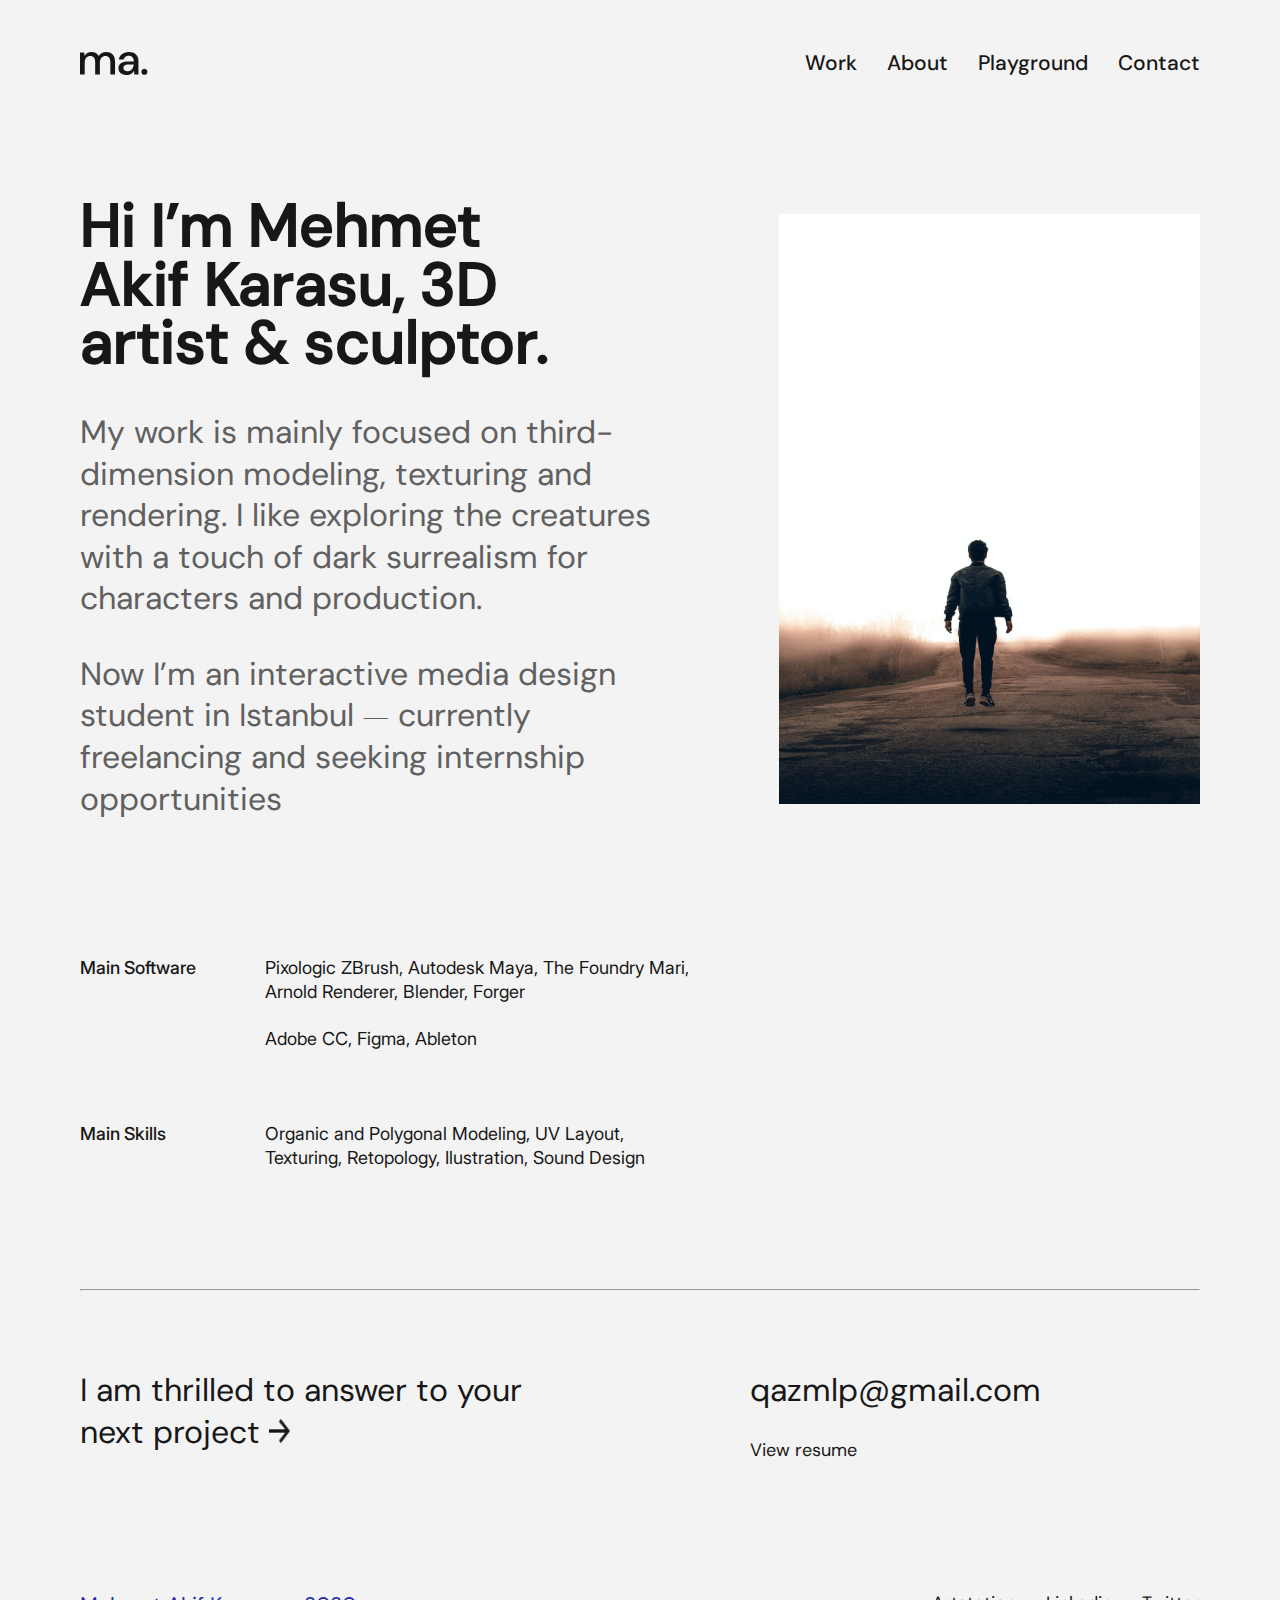
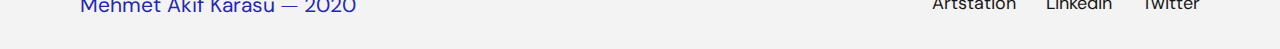
<file: index.html>
<!DOCTYPE html>
<html lang="en">

<head>
    <meta charset="UTF-8">
    <meta name="viewport" content="width=device-width, initial-scale=1.0">
    <title>MA</title>
    <link rel="stylesheet" href="css/style.css">
</head>
<body class="body">

    <header class="header">
        <div class="container">
            <div class="header__inner">
                <img src="images/Site-logo.svg">
                <nav class="header__nav">
                    <ul class="header__list">
                        <li>
                            <a class="header__link" href="#">Work</a>
                        </li>
                        <li>
                            <a class="header__link" href="#">About</a>
                        </li>
                        <li>
                            <a class="header__link" href="#">Playground</a>
                        </li>
                        <li>
                            <a class="header__link" href="#">Contact</a>
                        </li>
                    </ul>
                </nav>

                <div class="menu-btn">
                    <div class="menu-btn__burger"></div>
                </div>
            </div>
        </div>

        <nav class="header__mobile">
            <ul class="header__list-mobile">
                <li>
                    <a class="header__link" href="http://127.0.0.1:5500/cases.html">Work</a>
                </li>
                <li>
                    <a class="header__link" href="#">About</a>
                </li>
                <li>
                    <a class="header__link" href="#">Playgrgound</a>
                </li>
                <li>
                    <a class="header__link" href="#">Contact</a>
                </li>
            </ul>
        </nav>
    </header>



    <section class="home">
        <div class="container">
            <div class="home__inner">
                <div class="home__content">
                    <h1 class="home__title">
                        Hi I’m Mehmet Akif Karasu, 3D artist & sculptor.
                    </h1>
                    <p class="home__text">
                        My work is mainly focused on third-dimension modeling, texturing and rendering. I like exploring
                        the creatures with a
                        touch of dark surrealism for characters and production.
                    </p>
                    <p class="home__text">
                        Now I’m an interactive media design student in Istanbul ⏤ currently freelancing and seeking
                        internship opportunities
                    </p>
                </div>
                <img class="home__img" src="images/Profile Photo.png" width="" height="">
            </div>
        </div>
    </section>
    <div class="skills">
        <div class="container">
            <div class="skills__items">
                <div class="skills__item">
                    <p class="skills__subtitle">Main Software</p>
                    <div class="skills__text">
                        <p>
                            Pixologic ZBrush, Autodesk Maya, The Foundry Mari, Arnold Renderer, Blender, Forger
                        </p>
                        <p>
                            Adobe CC, Figma, Ableton
                        </p>
                    </div>
                </div>
                <div class="skills__item">

                    <p class="skills__subtitle">
                        Main Skills
                    </p>
                    <p class="skills__text">
                        Organic and Polygonal Modeling, UV Layout, Texturing, Retopology, Ilustration, Sound Design</p>
                </div>
            </div>
            <hr class="skills__line">
        </div>
    </div>
    <div class="container">
        <div class="contacts__inner">
            <p class="contacts__text">
                I am thrilled to answer to your next project
                <img class="contacts__text_img" src="images/str.png" width="21" height="24" alt="icon decor">
            </p>
            <div class="contacts__info">
                <a class="contacts__link" href="http://127.0.0.1:5500/cases.html">qazmlp@gmail.com</a>
                <p class="contacts__subtext">View resume</p>
            </div>
        </div>
    </div>
    <footer class="footer">
        <div class="footer__contact">
            <p class="footer__text">Mehmet Akif Karasu ⏤ 2020</p>
            <div class="footer__link">
                <nav>
                    <ul class="footer__list">
                        <li>
                            <a class="footer__link" href="#">Artstation</a>
                        </li>
                        <li>
                            <a class="footer__link" href="#">Linkedin</a>
                        </li>
                        <li>
                            <a class="footer__link" href="#">Twitter</a>
                        </li>
                    </ul>
                </nav>
            </div>
        </div>
    </footer>

    </body>
    <script src="main.js"></script>

</html>
</file>
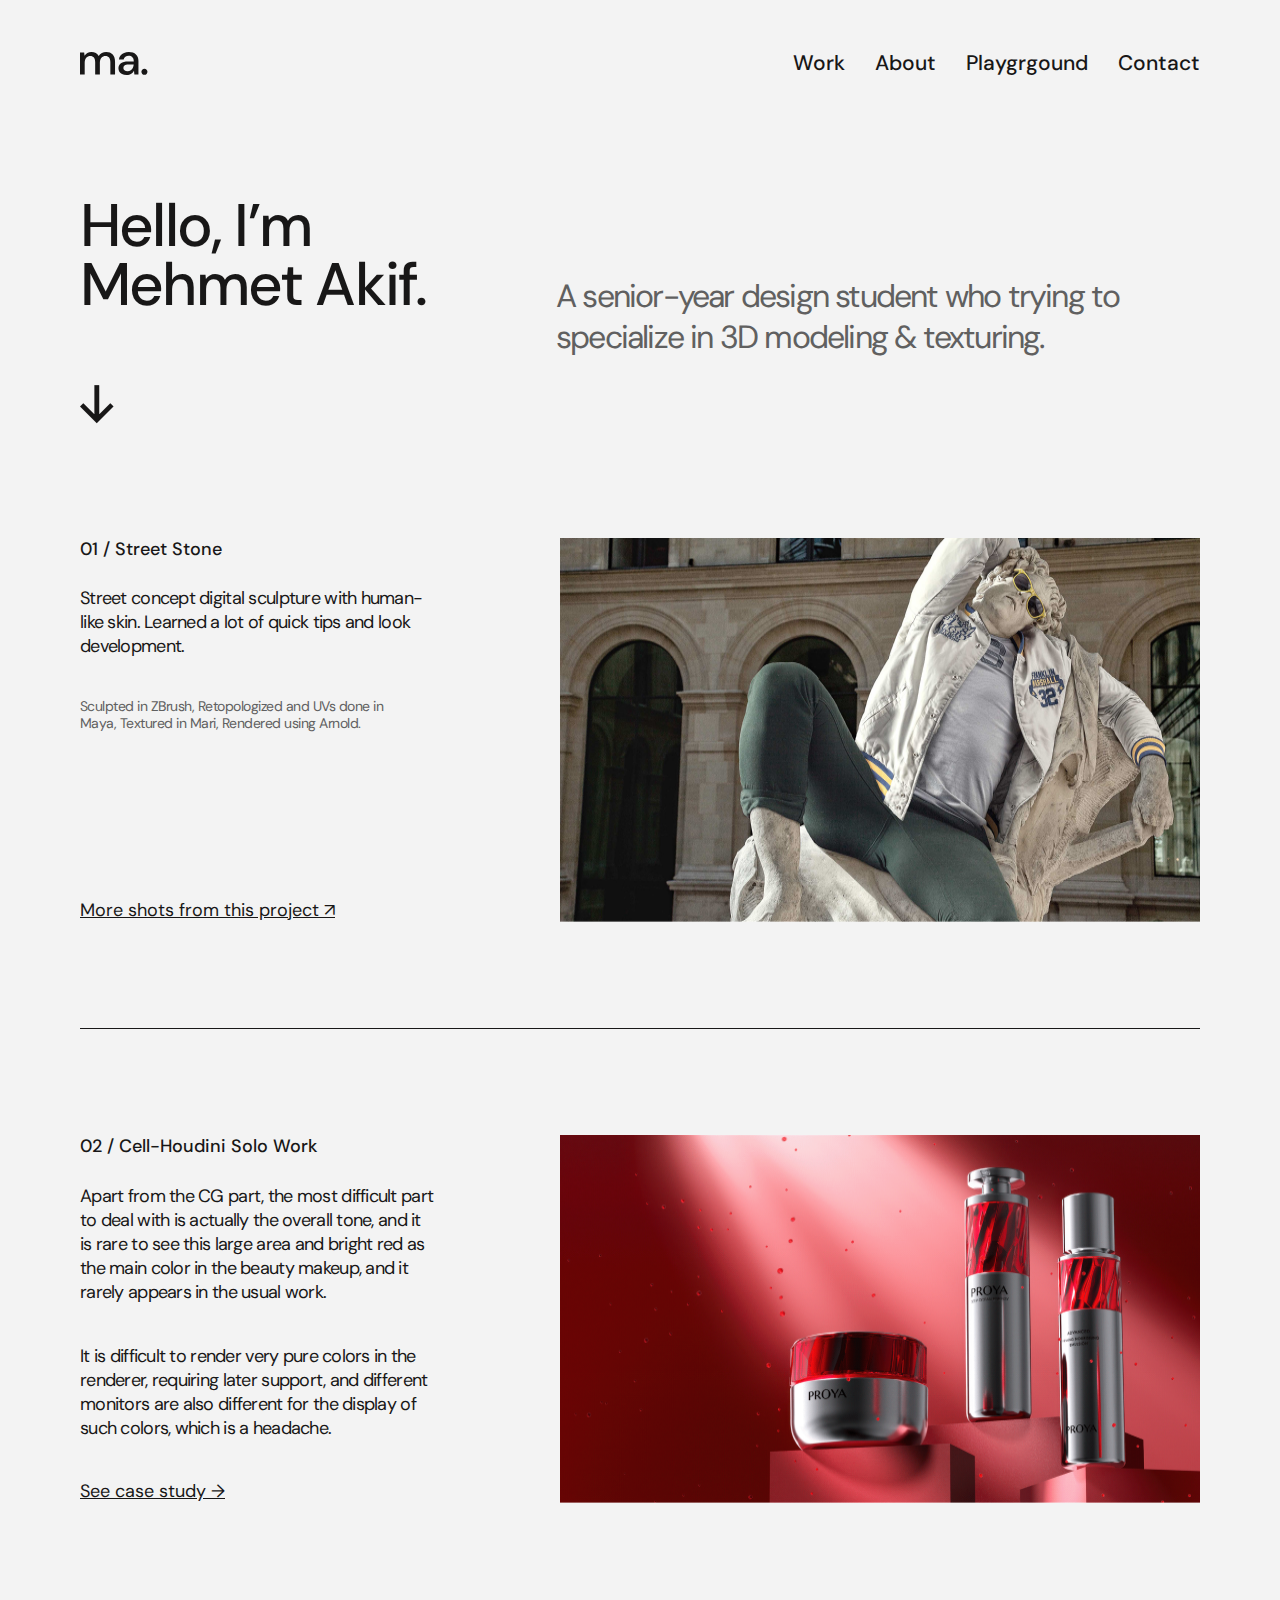
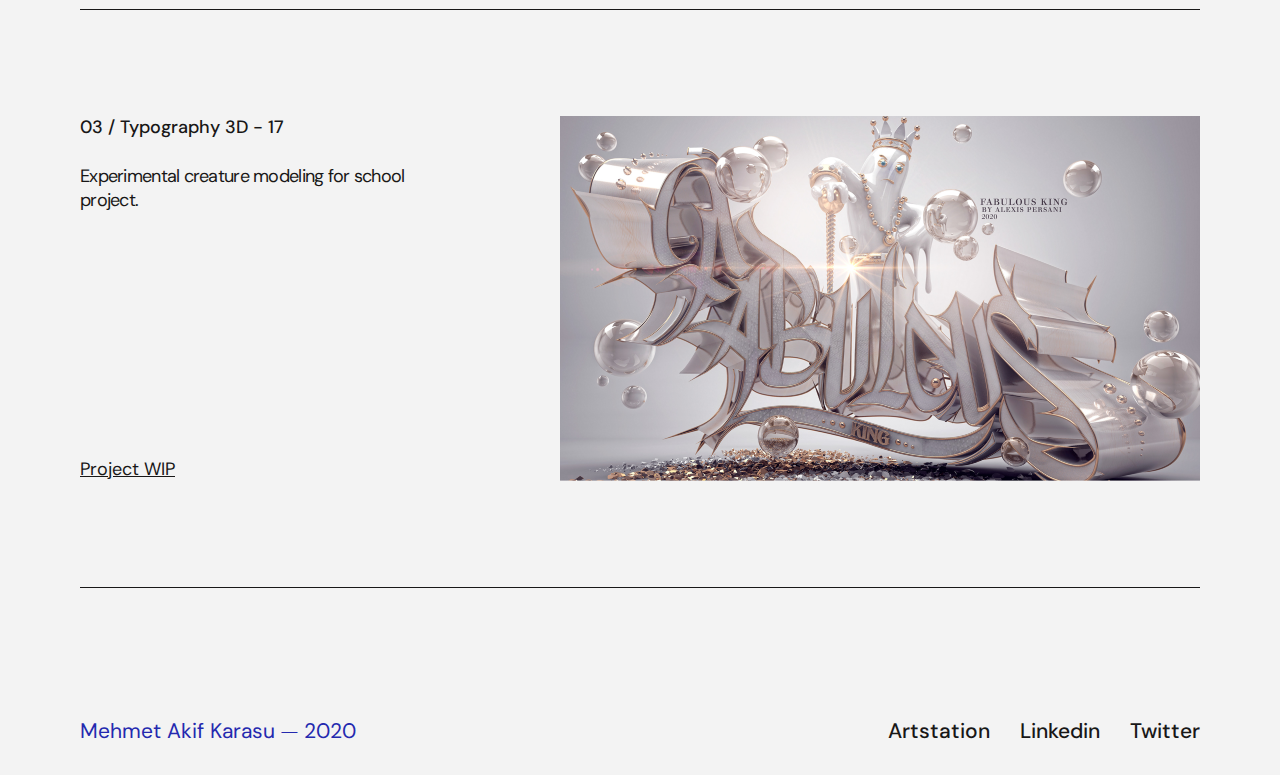
<file: cases.html>
<!DOCTYPE html>
<html lang="en">

<head>
    <meta charset="UTF-8">
    <meta name="viewport" content="width=device-width, initial-scale=1.0">
    <title>MA</title>
    <link rel="stylesheet" href="css/style.css">
</head>

<body class="body">

    <header class="header">
        <div class="container">
            <div class="header__inner">
                <img src="images/Site-logo.svg" width="" height="">
                <nav class="header__nav">
                    <ul class="header__list">
                        <li>
                            <a class="header__link" href="#">Work</a>
                        </li>
                        <li>
                            <a class="header__link" href="#">About</a>
                        </li>
                        <li>
                            <a class="header__link" href="#">Playgrgound</a>
                        </li>
                        <li>
                            <a class="header__link" href="#">Contact</a>
                        </li>
                    </ul>
                </nav>
                <div class="menu-btn">
                    <div class="menu-btn__burger"></div>
                  </div>
            </div>
        </div>




        <nav class="header__mobile">
            <ul class="header__list-mobile">
                <li>
                    <a class="header__link" href="http://127.0.0.1:5500/">Home</a>
                </li>
                <li>
                    <a class="header__link" href="#">About</a>
                </li>
                <li>
                    <a class="header__link" href="#">Playgrgound</a>
                </li>
                <li>
                    <a class="header__link" href="#">Contact</a>
                </li>
            </ul>
        </nav>
    </header>
    <main>
        <section class="cases">
            <div class="container">
                <div class="cases__top">
                    <h1 class="cases__title">Hello, I’m Mehmet Akif.</h1>
                    <p class="cases__text">A senior-year design student who trying to specialize in 3D modeling &
                        texturing.</p>
                </div>
                <img class="cases__arrow" src="images/ctr.png">
                <ul class="cases__items">
                    <li class="cases__card">
                        <div class="cases__content">

                            <span class="cases__numper">01 / Street Stone</span>
                            <p class="cases__description"> Street concept digital sculpture with human-like skin.
                                Learned a lot of quick tips and look development.</p>
                            <p class="cases__subtext">Sculpted in ZBrush, Retopologized and UVs done in Maya, Textured
                                in Mari, Rendered using Arnold.</p>
                            <a class="cases__link" href="">
                                <u class="cases__an">More shots from this project ↗</u>
                            </a>
                        </div>
                        <img class="cases__img" src="images/image.png" width="640" height="365">
                    </li>
                    <li class="cases__card">
                        <div class="cases__content">

                            <span class="cases__numper">02 / Cell-Houdini Solo Work</span>
                            <p class="cases__description"> Apart from the CG part, the most difficult part to deal with
                                is actually the overall tone, and it is rare to see this large area and bright red as
                                the main color in the beauty makeup, and it rarely appears in the usual work.</p>
                            <p class="cases__description">It is difficult to render very pure colors in the renderer,
                                requiring later support, and different monitors are also different for the display of
                                such colors, which is a headache.
                            </p>
                            <a class="cases__link" href="">
                                <u class="cases__an">See case study →</u>
                            </a>
                        </div>
                        <img class="cases__img" src="images/image1.png" width="640" height="365">
                    </li>
                    <li class="cases__card">
                        <div class="cases__content">

                            <span class="cases__numper">03 / Typography 3D - 17</span>
                            <p class="cases__description"> Experimental creature modeling for school project.</p>

                            <a class="cases__link" href="">
                                <u class="cases__an">Project WIP</u>
                            </a>
                        </div>
                        <img class="cases__img" src="images/image2.png" width="640" height="365">
                    </li>
                </ul>
            </div>
        </section>
    </main>
    <footer class="footer">
        <div class="footer__contact">
            <p class="footer__text">Mehmet Akif Karasu ⏤ 2020</p>
            <div class="footer__top">
                <nav>
                    <ul class="footer__list">
                        <li>
                            <a class="footer__link" href="#">Artstation</a>
                        </li>
                        <li>
                            <a class="footer__link" href="#">Linkedin</a>
                        </li>
                        <li>
                            <a class="footer__link" href="#">Twitter</a>
                        </li>
                    </ul>
                </nav>
            </div>
        </div>
    </footer>

</body>
<script src="main.js"></script>

</html>
</file>
<file: css/style.css>
@import'basic/_global.css';
@import'basic/_reset.css';
@import'basic/_vars.css';
@import'basic/_fonts.css';

@import'components/_header.css';
@import'components/_footer.css';

@import'home/_home.css';
@import'home/_skills.css';
@import'home/_contacts.css';
@import'home/menu.css';

@import'_cases.css';
</file>
